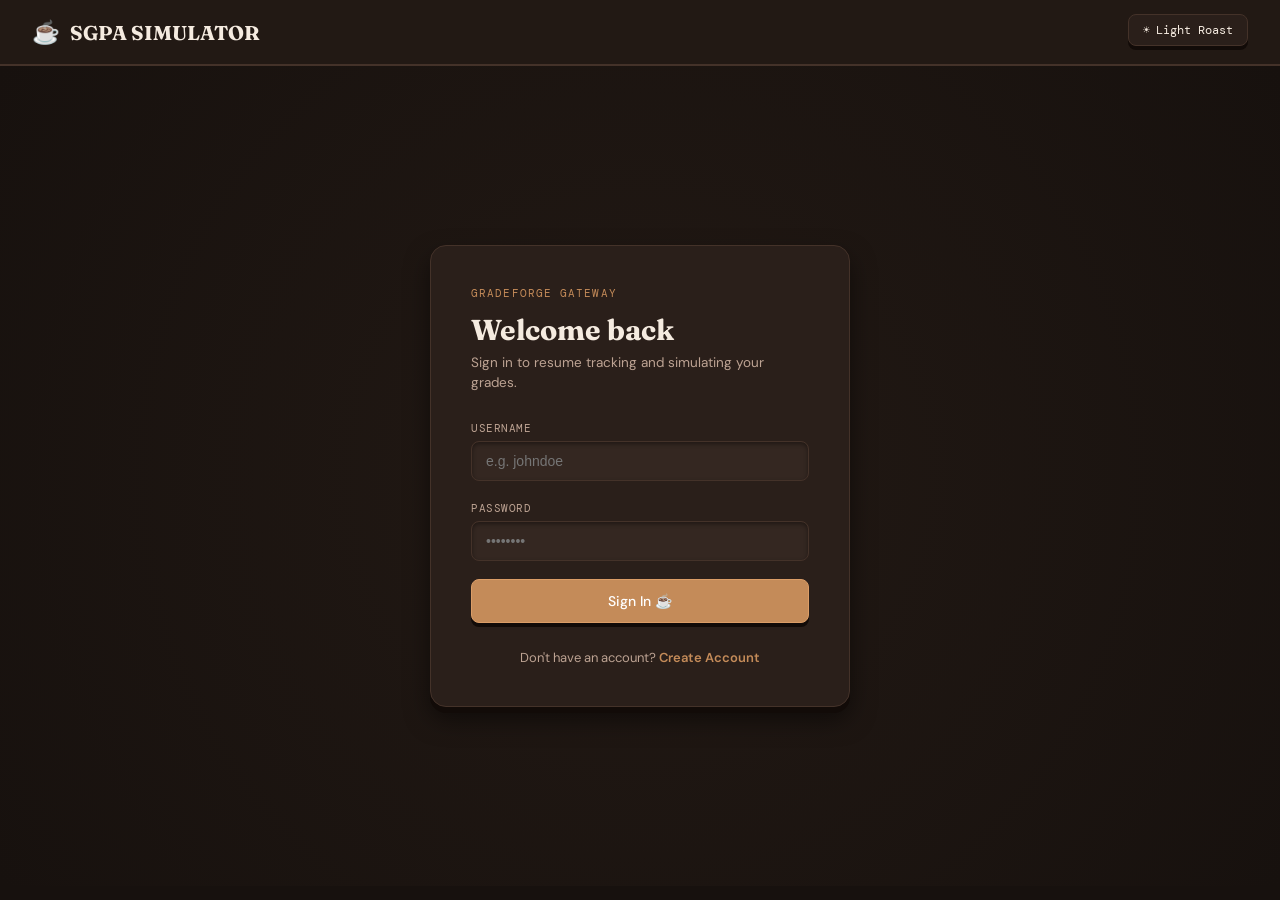
<file: index.html>
<!DOCTYPE html>
<html lang="en" data-theme="dark">
<head>
  <meta charset="UTF-8">
  <meta name="viewport" content="width=device-width, initial-scale=1.0">
  <title>SGPA SIMULATOR - 3D Mocha Edition</title>
  <link rel="preconnect" href="https://fonts.googleapis.com">
  <link rel="preconnect" href="https://fonts.gstatic.com" crossorigin>
  <link href="https://fonts.googleapis.com/css2?family=DM+Mono:wght@400;500&family=DM+Sans:wght@300;400;500;700&family=Fraunces:opsz,wght@9..144,400;9..144,600;9..144,700&display=swap" rel="stylesheet">
  <link rel="stylesheet" href="style.css">
</head>
<body>

  <!-- TOP HEADER -->
  <header class="top-nav">
    <div class="nav-brand">
      <span class="coffee-icon">☕</span>
      <span class="brand-text">SGPA SIMULATOR</span>
    </div>
    <div class="nav-actions">
      <button class="theme-switch-btn" id="themeBtn" onclick="toggleMochaTheme()">
        <span id="themeIcon">☀️</span>
        <span id="themeLabel">Light Roast</span>
      </button>
      <div id="userNavSection" style="display: none; align-items: center; gap: 10px;">
        <div class="user-pill">
          <span class="user-dot"></span>
          <span id="navUsername">User</span>
        </div>
        <button class="btn-3d btn-logout" onclick="logoutUser()">Sign Out ⎋</button>
      </div>
    </div>
  </header>

  <!-- AUTHENTICATION VIEW -->
  <main class="auth-wrapper" id="authSection">
    <div class="auth-card-3d">
      <div class="auth-badge">GradeForge Gateway</div>
      <div id="authFlash" class="flash-msg-3d" style="display: none;"></div>

      <!-- Sign In -->
      <div id="loginSection">
        <h2>Welcome back</h2>
        <p class="auth-subtitle">Sign in to resume tracking and simulating your grades.</p>
        <form onsubmit="handleLogin(event)">
          <div class="form-group-3d">
            <label>Username</label>
            <input type="text" id="loginUser" required placeholder="e.g. johndoe">
          </div>
          <div class="form-group-3d">
            <label>Password</label>
            <input type="password" id="loginPass" required placeholder="••••••••">
          </div>
          <button type="submit" class="btn-3d btn-primary btn-block">Sign In ☕</button>
        </form>
        <div class="auth-toggle">
          Don't have an account? <span onclick="toggleAuthForms(true)">Create Account</span>
        </div>
      </div>

      <!-- Sign Up -->
      <div id="registerSection" style="display: none;">
        <h2>Create an account</h2>
        <p class="auth-subtitle">Start calculating target SGPAs and managing milestones.</p>
        <form onsubmit="handleRegister(event)">
          <div class="form-group-3d">
            <label>Pick a Username</label>
            <input type="text" id="regUser" required placeholder="Pick a unique username">
          </div>
          <div class="form-group-3d">
            <label>Create Password</label>
            <input type="password" id="regPass" required placeholder="Create a secure password">
          </div>
          <button type="submit" class="btn-3d btn-accent btn-block">Create Account ✨</button>
        </form>
        <div class="auth-toggle">
          Already have an account? <span onclick="toggleAuthForms(false)">Sign In</span>
        </div>
      </div>
    </div>
  </main>

  <!-- SIMULATOR APP VIEW -->
  <div id="appSection" style="display: none;">
    <div class="hero">
      <div class="hero-inner">
        <div class="wordmark">3D MOCHA SIMULATOR</div>
        <h1>Know your grade before<br><em>the exam happens.</em></h1>
        <p class="hero-sub">Simulate upcoming exams, model potential grade swings, and calculate required GPA hurdles to maintain honors and scholarship cutoffs.</p>
        <div class="hero-pills">
          <span class="pill pill-gold">10-point scale</span>
          <span class="pill">SGPA ⇄ CGPA Bridge</span>
          <span class="pill">What-If Lab</span>
          <span class="pill">Scholarship Tracker</span>
        </div>
      </div>
    </div>

    <div class="setup-bar">
      <div class="setup-inner">
        <div class="setup-row-3d">
          <div class="setup-field">
            <label>Current CGPA (Prior Semesters)</label>
            <input type="number" id="pastCGPA" min="0" max="10" step="0.01" placeholder="e.g. 7.50" oninput="recalculateAll()">
          </div>
          <div class="setup-field">
            <label>Total Credits Earned So Far</label>
            <input type="number" id="pastCredits" min="0" step="1" placeholder="e.g. 80" oninput="recalculateAll()">
          </div>
          <button class="btn-3d btn-primary" onclick="scrollToApp()">Start Simulating ↓</button>
        </div>
      </div>
    </div>

    <div class="app-wrap" id="app">
      <div class="left-col">
        <!-- Current Semester -->
        <div class="card-3d">
          <div class="card-head">
            <div class="card-head-left">
              <span class="badge-tag badge-current">Current Sem</span>
              <span class="card-title">Enrolled Courses &amp; Grades</span>
            </div>
            <span class="card-sgpa">Sem SGPA: <span id="currentSGPA">-</span></span>
          </div>
          <div class="col-labels">
            <span class="col-label">Subject Name</span>
            <span class="col-label center">Credits</span>
            <span class="col-label center">Grade</span>
            <span class="col-label"></span>
          </div>
          <div class="subjects-list" id="currentList"></div>
          <div class="add-row">
            <button class="btn-3d btn-add" onclick="addSubject('current')">
              <span>+</span> Add Course
            </button>
          </div>
        </div>

        <!-- What-If Lab -->
        <div class="card-3d">
          <div class="card-head">
            <div class="card-head-left">
              <span class="badge-tag badge-whatif">What-If Lab</span>
              <span class="card-title">Future / Target Projections</span>
            </div>
            <span class="card-sgpa">Proj. SGPA: <span id="whatifSGPA">-</span></span>
          </div>
          <div class="whatif-hint">
            <strong>How this works:</strong> Add future papers with targeted letter grades to project cumulative CGPA impact.
          </div>
          <div class="col-labels">
            <span class="col-label">Upcoming Course</span>
            <span class="col-label center">Credits</span>
            <span class="col-label center">Target Grade</span>
            <span class="col-label"></span>
          </div>
          <div class="subjects-list" id="whatifList"></div>
          <div class="add-row">
            <button class="btn-3d btn-add" onclick="addSubject('whatif')">
              <span>+</span> Add What-If Course
            </button>
          </div>
        </div>
      </div>

      <div class="right-col">
        <!-- CGPA Gauge -->
        <div class="card-3d result-card">
          <div class="result-head">
            <h3>CGPA Snapshot</h3>
            <p>Real-time calculation based on your entries</p>
          </div>
          <div class="cgpa-display">
            <div class="cgpa-gauge">
              <svg viewBox="0 0 160 90">
                <defs>
                  <linearGradient id="arcGrad" x1="0%" y1="0%" x2="100%" y2="0%">
                    <stop offset="0%" stop-color="#b85c38"/>
                    <stop offset="40%" stop-color="#e0a96d"/>
                    <stop offset="70%" stop-color="#a37b56"/>
                    <stop offset="100%" stop-color="#6f4e37"/>
                  </linearGradient>
                </defs>
                <path id="gaugeTrack" d="M16 88 A 64 64 0 0 1 144 88" fill="none" stroke="var(--gauge-track)" stroke-width="9" stroke-linecap="round"/>
                <path id="gaugeFill" d="M16 88 A 64 64 0 0 1 144 88" fill="none" stroke="url(#arcGrad)" stroke-width="9" stroke-linecap="round" stroke-dasharray="201" stroke-dashoffset="201"/>
                <text x="14" y="85" font-family="'DM Mono', monospace" font-size="9" fill="var(--text-muted)">0</text>
                <text x="80" y="24" font-family="'DM Mono', monospace" font-size="9" fill="var(--text-muted)" text-anchor="middle">5</text>
                <text x="146" y="85" font-family="'DM Mono', monospace" font-size="9" fill="var(--text-muted)" text-anchor="end">10</text>
              </svg>
              <div class="cgpa-num" id="gaugeNum">-</div>
            </div>
            <div class="cgpa-label">Cumulative GPA</div>
            
            <div class="cgpa-stats">
              <div class="cgpa-row">
                <span class="cgpa-row-label">Before this semester</span>
                <span class="cgpa-row-val" id="r-past">-</span>
              </div>
              <div class="cgpa-row">
                <span class="cgpa-row-label">After current sem</span>
                <span class="cgpa-row-val" id="r-current">-</span>
              </div>
              <div class="cgpa-row">
                <span class="cgpa-row-label">Current sem SGPA</span>
                <span class="cgpa-row-val" id="r-sgpa">-</span>
              </div>
              <div class="cgpa-row">
                <span class="cgpa-row-label">Credits this sem</span>
                <span class="cgpa-row-val" id="r-credits">-</span>
              </div>
            </div>

            <div class="proj-block" id="projBlock">
              <div class="proj-top">
                <span class="proj-label">Projected CGPA</span>
                <span class="proj-val" id="projVal">-</span>
              </div>
              <div class="proj-sub" id="projSub">Add what-if subjects to preview future cumulative score</div>
            </div>
          </div>
        </div>

        <!-- Target Grade Estimator -->
        <div class="card-3d result-card">
          <div class="result-head">
            <h3>Required Grade Estimator</h3>
            <p>Target CGPA feasibility solver</p>
          </div>
          <div class="req-body">
            <div class="req-input-row">
              <span class="req-label">Target CGPA Goal:</span>
              <input type="number" class="req-input-3d" id="targetCGPA" min="0" max="10" step="0.01" value="8.00" oninput="recalculateAll()">
            </div>
            <div class="req-result-3d" id="reqResult">
              Enter your academic parameters to calculate required upcoming performance.
            </div>
          </div>
        </div>

        <!-- Scholarship Eligibility -->
        <div class="card-3d result-card">
          <div class="result-head">
            <h3>Scholarship Standing</h3>
            <p>Based on projected CGPA</p>
          </div>
          <div class="schol-body" id="scholBody">
            <div class="empty-state">Enter course grades above to check eligibility</div>
          </div>
        </div>

        <!-- Grade Scale Legend -->
        <div class="card-3d result-card">
          <div class="result-head">
            <h3>10-Point Scale Legend</h3>
            <p>Indian University Standard</p>
          </div>
          <div class="legend-body">
            <div class="legend-grid">
              <div class="legend-item"><div class="legend-grade">O</div><div class="legend-gp">10 pts</div></div>
              <div class="legend-item"><div class="legend-grade">A+</div><div class="legend-gp">9 pts</div></div>
              <div class="legend-item"><div class="legend-grade">A</div><div class="legend-gp">8 pts</div></div>
              <div class="legend-item"><div class="legend-grade">B+</div><div class="legend-gp">7 pts</div></div>
              <div class="legend-item"><div class="legend-grade">B</div><div class="legend-gp">6 pts</div></div>
              <div class="legend-item"><div class="legend-grade">C</div><div class="legend-gp">5 pts</div></div>
              <div class="legend-item"><div class="legend-grade">D</div><div class="legend-gp">4 pts</div></div>
              <div class="legend-item"><div class="legend-grade">F</div><div class="legend-gp">0 pts</div></div>
            </div>
          </div>
        </div>
      </div>
    </div>

    <footer>
      SGPA Simulator ☕ 3D Mocha Aesthetic. Hosted on GitHub Pages.
    </footer>
  </div>

  <script src="script.js"></script>
</body>
</html>
</file>
<file: style.css>
*, *::before, *::after {
  box-sizing: border-box;
  margin: 0;
  padding: 0;
}

/* ================= THEME DEFINITIONS ================= */
:root[data-theme="dark"] {
  --bg-primary: #17110e;
  --bg-secondary: #221914;
  --bg-card: #2a1f1a;
  --bg-subtle: #342721;
  
  --text-main: #f5ebe0;
  --text-muted: #bda393;
  --text-dim: #7f6758;

  --accent-mocha: #c48b59;
  --accent-mocha-hover: #db9d67;
  --accent-espresso: #4a3328;
  --accent-latte: #e6ccb2;

  --border-color: #443229;
  --border-highlight: #5a4438;

  --shadow-3d: 0 6px 0 #120b08, 0 12px 24px rgba(0, 0, 0, 0.5);
  --shadow-3d-btn: 0 4px 0 #120b08;
  --shadow-inset: inset 0 2px 4px rgba(0, 0, 0, 0.4);

  --gauge-track: #3a2b24;
}

:root[data-theme="light"] {
  --bg-primary: #f8f4ee;
  --bg-secondary: #eee4d7;
  --bg-card: #ffffff;
  --bg-subtle: #f3ece3;

  --text-main: #2d1e17;
  --text-muted: #6b554b;
  --text-dim: #9c8378;

  --accent-mocha: #8c5835;
  --accent-mocha-hover: #754829;
  --accent-espresso: #ddc6b5;
  --accent-latte: #583927;

  --border-color: #dcc8b6;
  --border-highlight: #c7b09d;

  --shadow-3d: 0 6px 0 #c2ab97, 0 12px 20px rgba(88, 57, 39, 0.1);
  --shadow-3d-btn: 0 4px 0 #6b432a;
  --shadow-inset: inset 0 2px 4px rgba(0, 0, 0, 0.05);

  --gauge-track: #ebdcd0;
}

html {
  scroll-behavior: smooth;
}

body {
  font-family: 'DM Sans', system-ui, sans-serif;
  background-color: var(--bg-primary);
  color: var(--text-main);
  min-height: 100vh;
  transition: background-color 0.25s ease, color 0.25s ease;
  overflow-x: hidden;
}

/* ================= 3D NAVIGATION ================= */
.top-nav {
  display: flex;
  align-items: center;
  justify-content: space-between;
  padding: 1rem 2rem;
  background: var(--bg-secondary);
  border-bottom: 2px solid var(--border-color);
  box-shadow: 0 4px 10px rgba(0,0,0,0.15);
}

.nav-brand {
  display: flex;
  align-items: center;
  gap: 10px;
  font-family: 'Fraunces', serif;
  font-weight: 700;
  font-size: 1.25rem;
  color: var(--text-main);
}

.coffee-icon {
  font-size: 1.4rem;
}

.nav-actions {
  display: flex;
  align-items: center;
  gap: 12px;
}

.user-pill {
  display: flex;
  align-items: center;
  gap: 6px;
  font-family: 'DM Mono', monospace;
  font-size: 12px;
  padding: 6px 12px;
  border-radius: 20px;
  background: var(--bg-subtle);
  border: 1px solid var(--border-color);
  color: var(--text-main);
}

.user-dot {
  width: 8px;
  height: 8px;
  background: var(--accent-mocha);
  border-radius: 50%;
}

/* ================= 3D BUTTONS ================= */
.btn-3d {
  display: inline-flex;
  align-items: center;
  justify-content: center;
  font-family: 'DM Sans', sans-serif;
  font-weight: 500;
  font-size: 13px;
  padding: 8px 18px;
  border-radius: 8px;
  border: 1px solid var(--border-highlight);
  cursor: pointer;
  text-decoration: none;
  transition: all 0.12s ease;
  white-space: nowrap;
}

.theme-switch-btn {
  background: var(--bg-card);
  color: var(--text-main);
  border: 1px solid var(--border-color);
  box-shadow: var(--shadow-3d-btn);
  padding: 7px 14px;
  border-radius: 8px;
  cursor: pointer;
  font-family: 'DM Mono', monospace;
  font-size: 12px;
  display: flex;
  align-items: center;
  gap: 6px;
  transform: translateY(-2px);
  transition: all 0.12s ease;
}

.theme-switch-btn:active {
  transform: translateY(1px);
  box-shadow: 0 1px 0 var(--border-highlight);
}

.btn-primary {
  background: var(--accent-mocha);
  color: #fff;
  border-color: var(--accent-mocha-hover);
  box-shadow: var(--shadow-3d-btn);
  transform: translateY(-2px);
}

.btn-primary:hover {
  background: var(--accent-mocha-hover);
}

.btn-primary:active, .btn-accent:active {
  transform: translateY(2px);
  box-shadow: 0 1px 0 #000;
}

.btn-accent {
  background: var(--accent-latte);
  color: #2b1d16;
  box-shadow: var(--shadow-3d-btn);
  transform: translateY(-2px);
}

.btn-logout {
  background: transparent;
  color: var(--text-muted);
  border: 1px solid var(--border-color);
}
.btn-logout:hover {
  color: #e07a5f;
  border-color: #e07a5f;
}

.btn-block {
  width: 100%;
  padding: 12px;
  font-size: 14px;
}

/* ================= MERGED AUTH VIEW ================= */
.auth-wrapper {
  min-height: calc(100vh - 80px);
  display: flex;
  align-items: center;
  justify-content: center;
  padding: 2rem;
  background: radial-gradient(circle at center, var(--bg-secondary) 0%, var(--bg-primary) 100%);
}

.auth-card-3d {
  background: var(--bg-card);
  border: 1px solid var(--border-color);
  border-radius: 16px;
  padding: 2.5rem;
  width: 100%;
  max-width: 420px;
  box-shadow: var(--shadow-3d);
}

.auth-badge {
  font-family: 'DM Mono', monospace;
  font-size: 11px;
  color: var(--accent-mocha);
  letter-spacing: 0.1em;
  text-transform: uppercase;
  margin-bottom: 0.75rem;
}

.auth-card-3d h2 {
  font-family: 'Fraunces', serif;
  font-size: 1.8rem;
  margin-bottom: 0.4rem;
  color: var(--text-main);
}

.auth-subtitle {
  font-size: 13.5px;
  color: var(--text-muted);
  margin-bottom: 1.75rem;
  line-height: 1.5;
}

.form-group-3d {
  margin-bottom: 1.25rem;
}

.form-group-3d label {
  display: block;
  font-family: 'DM Mono', monospace;
  font-size: 11px;
  text-transform: uppercase;
  letter-spacing: 0.05em;
  color: var(--text-muted);
  margin-bottom: 6px;
}

.form-group-3d input {
  width: 100%;
  padding: 11px 14px;
  border-radius: 8px;
  border: 1px solid var(--border-color);
  background: var(--bg-subtle);
  color: var(--text-main);
  box-shadow: var(--shadow-inset);
  font-size: 14px;
  outline: none;
}

.form-group-3d input:focus {
  border-color: var(--accent-mocha);
}

.auth-toggle {
  text-align: center;
  margin-top: 1.5rem;
  font-size: 13px;
  color: var(--text-muted);
}

.auth-toggle span {
  color: var(--accent-mocha);
  cursor: pointer;
  font-weight: 600;
}

.flash-msg-3d {
  background: rgba(184, 50, 50, 0.15);
  border: 1px solid #b83232;
  color: #e57373;
  padding: 10px 14px;
  border-radius: 8px;
  font-size: 13px;
  margin-bottom: 1.2rem;
}

/* ================= SIMULATOR HERO & BAR ================= */
.hero {
  background: var(--bg-secondary);
  border-bottom: 1px solid var(--border-color);
  padding: 3rem 1.5rem;
  position: relative;
}

.hero-inner {
  max-width: 1140px;
  margin: 0 auto;
}

.wordmark {
  font-family: 'DM Mono', monospace;
  font-size: 11px;
  letter-spacing: 0.2em;
  color: var(--accent-mocha);
  margin-bottom: 0.8rem;
}

.hero h1 {
  font-family: 'Fraunces', serif;
  font-size: clamp(2rem, 4.5vw, 3.2rem);
  line-height: 1.15;
  margin-bottom: 0.8rem;
}

.hero h1 em {
  font-style: italic;
  font-weight: 300;
  color: var(--accent-mocha);
}

.hero-sub {
  font-size: 14.5px;
  color: var(--text-muted);
  max-width: 600px;
  line-height: 1.6;
  margin-bottom: 1.5rem;
}

.hero-pills {
  display: flex;
  flex-wrap: wrap;
  gap: 8px;
}

.pill {
  font-family: 'DM Mono', monospace;
  font-size: 11px;
  padding: 5px 12px;
  border-radius: 20px;
  border: 1px solid var(--border-color);
  background: var(--bg-card);
  color: var(--text-muted);
}

.pill-gold {
  background: rgba(196, 139, 89, 0.15);
  border-color: var(--accent-mocha);
  color: var(--accent-mocha);
}

/* ================= SETUP INPUT BAR ================= */
.setup-bar {
  background: var(--bg-secondary);
  padding: 0 1.5rem 1.75rem;
  border-bottom: 1px solid var(--border-color);
}

.setup-inner {
  max-width: 1140px;
  margin: 0 auto;
}

.setup-row-3d {
  display: grid;
  grid-template-columns: 1fr 1fr auto;
  gap: 14px;
  align-items: end;
  background: var(--bg-card);
  border: 1px solid var(--border-color);
  border-radius: 12px;
  padding: 1.25rem 1.5rem;
  box-shadow: var(--shadow-3d);
}

.setup-field label {
  display: block;
  font-family: 'DM Mono', monospace;
  font-size: 11px;
  text-transform: uppercase;
  color: var(--text-muted);
  margin-bottom: 6px;
}

.setup-field input {
  width: 100%;
  padding: 10px 12px;
  border-radius: 8px;
  border: 1px solid var(--border-color);
  background: var(--bg-subtle);
  color: var(--text-main);
  font-family: 'DM Mono', monospace;
  font-size: 15px;
  outline: none;
  box-shadow: var(--shadow-inset);
}

/* ================= MAIN APP LAYOUT ================= */
.app-wrap {
  max-width: 1140px;
  margin: 0 auto;
  padding: 2.5rem 1.5rem 4rem;
  display: grid;
  grid-template-columns: 1fr 340px;
  gap: 1.5rem;
  align-items: start;
}

@media (max-width: 900px) {
  .app-wrap {
    grid-template-columns: 1fr;
  }
}

.left-col {
  display: flex;
  flex-direction: column;
  gap: 1.5rem;
}

/* 3D CARDS */
.card-3d {
  background: var(--bg-card);
  border: 1px solid var(--border-color);
  border-radius: 14px;
  box-shadow: var(--shadow-3d);
  overflow: hidden;
}

.card-head {
  padding: 1rem 1.25rem;
  border-bottom: 1px solid var(--border-color);
  display: flex;
  align-items: center;
  justify-content: space-between;
  background: var(--bg-subtle);
}

.card-head-left {
  display: flex;
  align-items: center;
  gap: 10px;
}

.badge-tag {
  font-family: 'DM Mono', monospace;
  font-size: 10px;
  text-transform: uppercase;
  padding: 3px 8px;
  border-radius: 4px;
  font-weight: 500;
}

.badge-current {
  background: rgba(196, 139, 89, 0.2);
  color: var(--accent-mocha);
}

.badge-whatif {
  background: rgba(230, 204, 178, 0.25);
  color: var(--accent-latte);
}

.card-title {
  font-family: 'Fraunces', serif;
  font-size: 1rem;
  font-weight: 700;
}

.card-sgpa {
  font-family: 'DM Mono', monospace;
  font-size: 12px;
  color: var(--text-muted);
}

.card-sgpa span {
  color: var(--text-main);
  font-weight: 700;
}

.col-labels {
  display: grid;
  grid-template-columns: 1fr 72px 130px 32px;
  gap: 8px;
  padding: 0.6rem 1.25rem 0.2rem;
}

.col-label {
  font-family: 'DM Mono', monospace;
  font-size: 10px;
  text-transform: uppercase;
  color: var(--text-dim);
}
.col-label.center { text-align: center; }

.subject-row {
  display: grid;
  grid-template-columns: 1fr 72px 130px 32px;
  gap: 8px;
  align-items: center;
  padding: 0.6rem 1.25rem;
  border-bottom: 1px solid var(--border-color);
}

.subj-input {
  width: 100%;
  border: 1px solid transparent;
  background: transparent;
  color: var(--text-main);
  font-size: 13.5px;
  padding: 6px 8px;
  border-radius: 6px;
  outline: none;
}
.subj-input:focus {
  background: var(--bg-subtle);
  border-color: var(--border-color);
}

.credit-input {
  width: 100%;
  border: 1px solid transparent;
  background: transparent;
  font-family: 'DM Mono', monospace;
  font-size: 13px;
  text-align: center;
  color: var(--text-main);
  padding: 6px;
  border-radius: 6px;
  outline: none;
}
.credit-input:focus {
  background: var(--bg-subtle);
  border-color: var(--border-color);
}

.grade-select {
  width: 100%;
  border: 1px solid var(--border-color);
  background: var(--bg-subtle);
  font-family: 'DM Mono', monospace;
  font-size: 12px;
  color: var(--text-main);
  padding: 6px 8px;
  border-radius: 6px;
  outline: none;
  cursor: pointer;
}

.btn-remove {
  width: 28px;
  height: 28px;
  background: transparent;
  border: 1px solid var(--border-color);
  border-radius: 6px;
  color: var(--text-muted);
  cursor: pointer;
  display: flex;
  align-items: center;
  justify-content: center;
  font-size: 16px;
}
.btn-remove:hover {
  background: rgba(184, 50, 50, 0.2);
  color: #e57373;
  border-color: #b83232;
}

.add-row {
  padding: 0.75rem 1.25rem;
  background: var(--bg-subtle);
}

.btn-add {
  background: transparent;
  border: 1px dashed var(--border-highlight);
  color: var(--text-muted);
  border-radius: 8px;
  padding: 6px 14px;
  cursor: pointer;
}
.btn-add:hover {
  background: var(--bg-card);
  color: var(--accent-mocha);
  border-color: var(--accent-mocha);
}

.whatif-hint {
  padding: 0.75rem 1.25rem;
  background: var(--bg-subtle);
  border-bottom: 1px solid var(--border-color);
  font-size: 12px;
  color: var(--accent-mocha);
}

/* ================= RIGHT COLUMN (RESULTS) ================= */
.right-col {
  display: flex;
  flex-direction: column;
  gap: 1.25rem;
  position: sticky;
  top: 1.5rem;
}

.result-head {
  padding: 0.9rem 1.25rem;
  border-bottom: 1px solid var(--border-color);
  background: var(--bg-subtle);
}

.result-head h3 {
  font-family: 'Fraunces', serif;
  font-size: 0.95rem;
}

.result-head p {
  font-size: 11px;
  color: var(--text-muted);
  margin-top: 2px;
}

.cgpa-display {
  padding: 1.25rem;
  text-align: center;
}

.cgpa-gauge {
  position: relative;
  width: 160px;
  height: 90px;
  margin: 0 auto 0.5rem;
}

.cgpa-gauge svg {
  width: 100%;
  height: 100%;
}

.cgpa-num {
  position: absolute;
  bottom: 0;
  left: 50%;
  transform: translateX(-50%);
  font-family: 'Fraunces', serif;
  font-size: 2.2rem;
  font-weight: 700;
  color: var(--text-main);
}

.cgpa-label {
  font-family: 'DM Mono', monospace;
  font-size: 11px;
  letter-spacing: 0.05em;
  text-transform: uppercase;
  color: var(--text-muted);
  margin-bottom: 1rem;
}

.cgpa-stats {
  padding: 0 0.5rem 0.5rem;
}

.cgpa-row {
  display: flex;
  justify-content: space-between;
  padding: 0.45rem 0;
  border-top: 1px solid var(--border-color);
  font-size: 12.5px;
}

.cgpa-row-label {
  color: var(--text-muted);
}

.cgpa-row-val {
  font-family: 'DM Mono', monospace;
  font-weight: 600;
}

.cgpa-row-val.up { color: #81c784; }
.cgpa-row-val.down { color: #e57373; }

.proj-block {
  margin-top: 0.75rem;
  padding: 0.85rem;
  border-radius: 8px;
  background: var(--bg-subtle);
  border: 1px solid var(--border-color);
}

.proj-top {
  display: flex;
  align-items: center;
  justify-content: space-between;
}

.proj-label {
  font-family: 'DM Mono', monospace;
  font-size: 10.5px;
  color: var(--accent-mocha);
  text-transform: uppercase;
}

.proj-val {
  font-family: 'Fraunces', serif;
  font-size: 1.5rem;
  font-weight: 700;
  color: var(--accent-mocha);
}

.proj-sub {
  font-size: 11px;
  color: var(--text-muted);
  margin-top: 4px;
}

/* REQUIREMENTS */
.req-body {
  padding: 1rem 1.25rem;
}

.req-input-row {
  display: flex;
  align-items: center;
  justify-content: space-between;
  gap: 10px;
  margin-bottom: 0.8rem;
}

.req-label {
  font-size: 12.5px;
  color: var(--text-muted);
}

.req-input-3d {
  width: 80px;
  padding: 6px 10px;
  border-radius: 6px;
  border: 1px solid var(--border-color);
  background: var(--bg-subtle);
  color: var(--text-main);
  font-family: 'DM Mono', monospace;
  font-size: 14px;
  text-align: center;
  box-shadow: var(--shadow-inset);
}

.req-result-3d {
  background: var(--bg-subtle);
  border-radius: 8px;
  padding: 0.75rem 0.9rem;
  font-size: 12.5px;
  line-height: 1.5;
  color: var(--text-muted);
}
.req-result-3d strong {
  color: var(--text-main);
}

/* SCHOLARSHIP */
.schol-body {
  padding: 0.75rem 1.25rem;
  display: flex;
  flex-direction: column;
  gap: 0.6rem;
}

.schol-item {
  border-radius: 8px;
  padding: 0.6rem 0.8rem;
  display: flex;
  align-items: center;
  justify-content: space-between;
  border: 1px solid var(--border-color);
  background: var(--bg-subtle);
  font-size: 12px;
}

.schol-item.eligible { border-color: #81c784; background: rgba(129, 199, 132, 0.1); }
.schol-item.close { border-color: var(--accent-mocha); background: rgba(196, 139, 89, 0.1); }

.schol-name { font-weight: 500; }
.schol-thresh { font-family: 'DM Mono', monospace; font-size: 10.5px; color: var(--text-muted); }

/* LEGEND */
.legend-body { padding: 0.75rem 1.25rem; }
.legend-grid {
  display: grid;
  grid-template-columns: repeat(4, 1fr);
  gap: 6px;
}

.legend-item {
  text-align: center;
  padding: 0.4rem 0.2rem;
  border-radius: 6px;
  background: var(--bg-subtle);
  border: 1px solid var(--border-color);
  font-family: 'DM Mono', monospace;
}

.legend-grade { font-size: 12px; font-weight: 600; color: var(--accent-mocha); }
.legend-gp { font-size: 10px; color: var(--text-dim); }

.empty-state {
  text-align: center;
  color: var(--text-muted);
  font-size: 12.5px;
  padding: 1.5rem 0.5rem;
}

footer {
  text-align: center;
  padding: 2rem;
  font-size: 12px;
  color: var(--text-dim);
  border-top: 1px solid var(--border-color);
  background: var(--bg-secondary);
}

@media (max-width: 640px) {
  .setup-row-3d { grid-template-columns: 1fr; }
  .subject-row { grid-template-columns: 1fr 50px 95px 28px; gap: 4px; }
  .col-labels { grid-template-columns: 1fr 50px 95px 28px; gap: 4px; }
}
</file>
